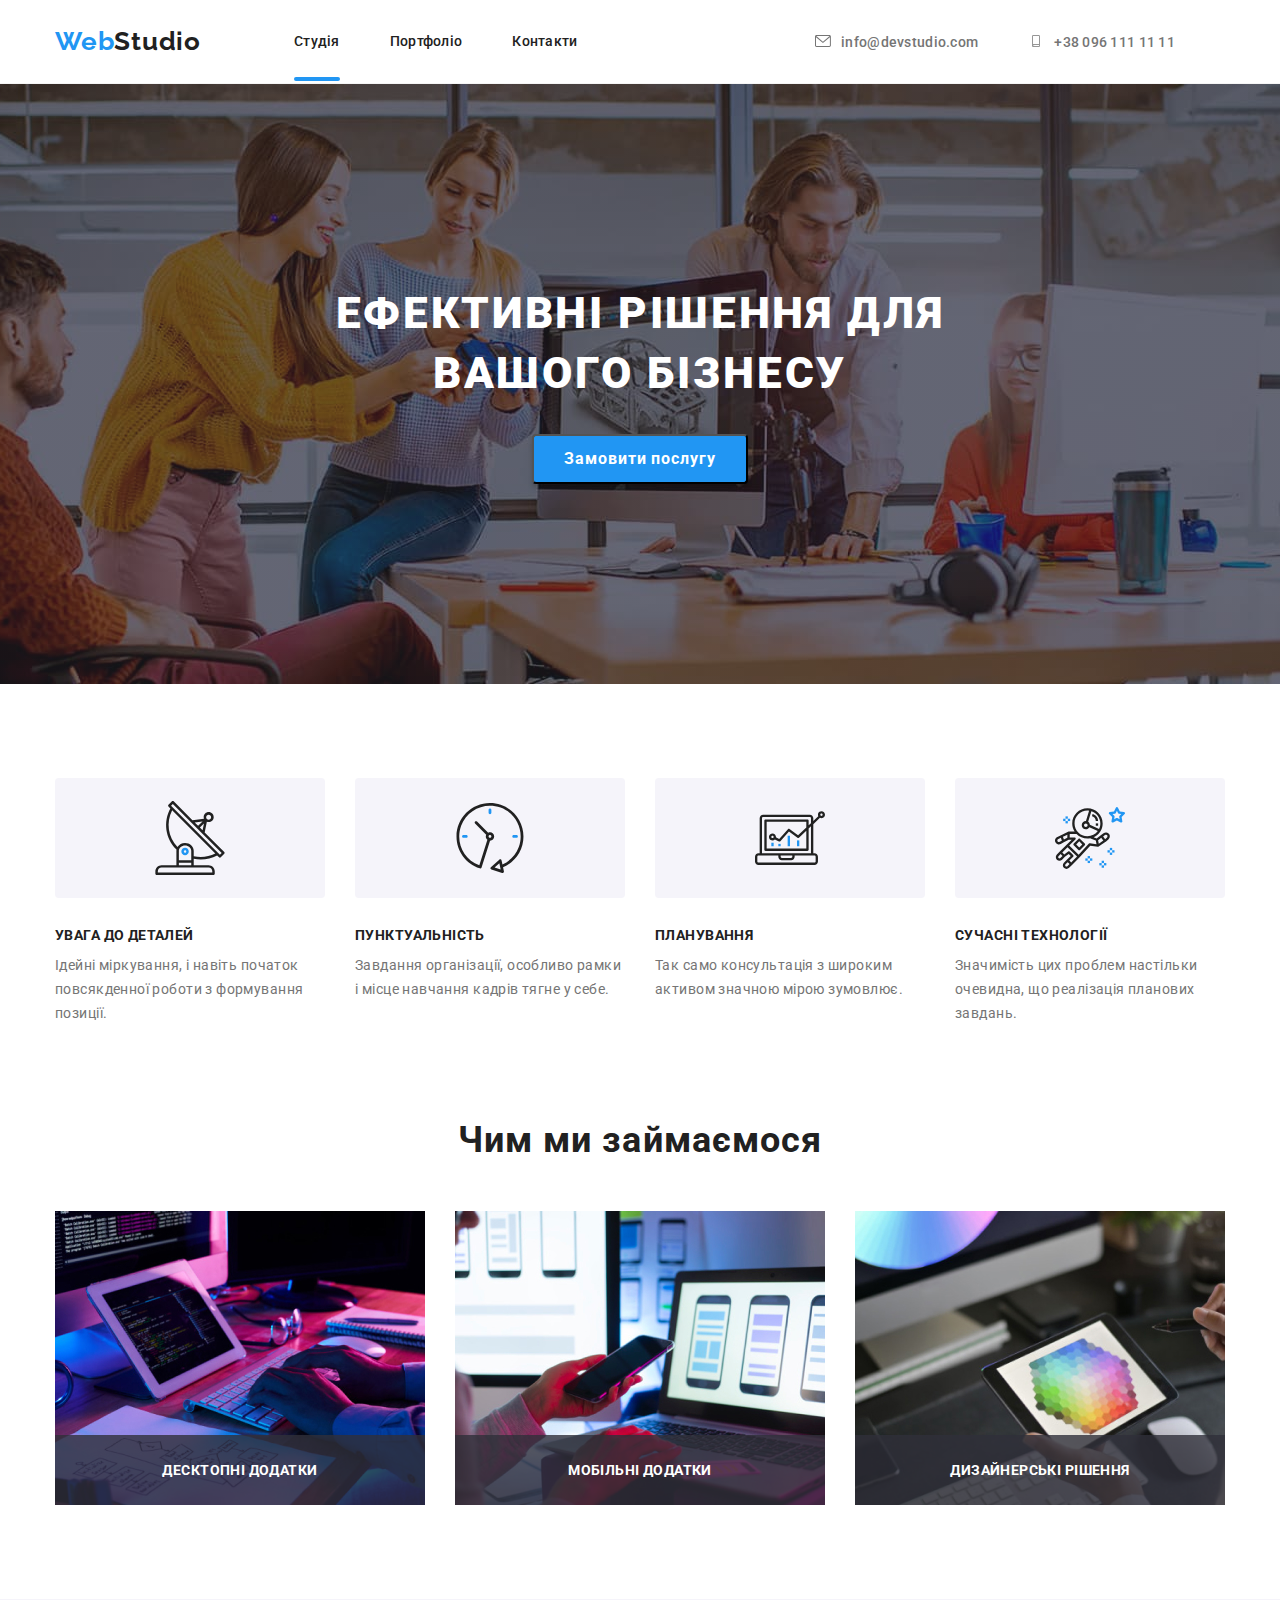
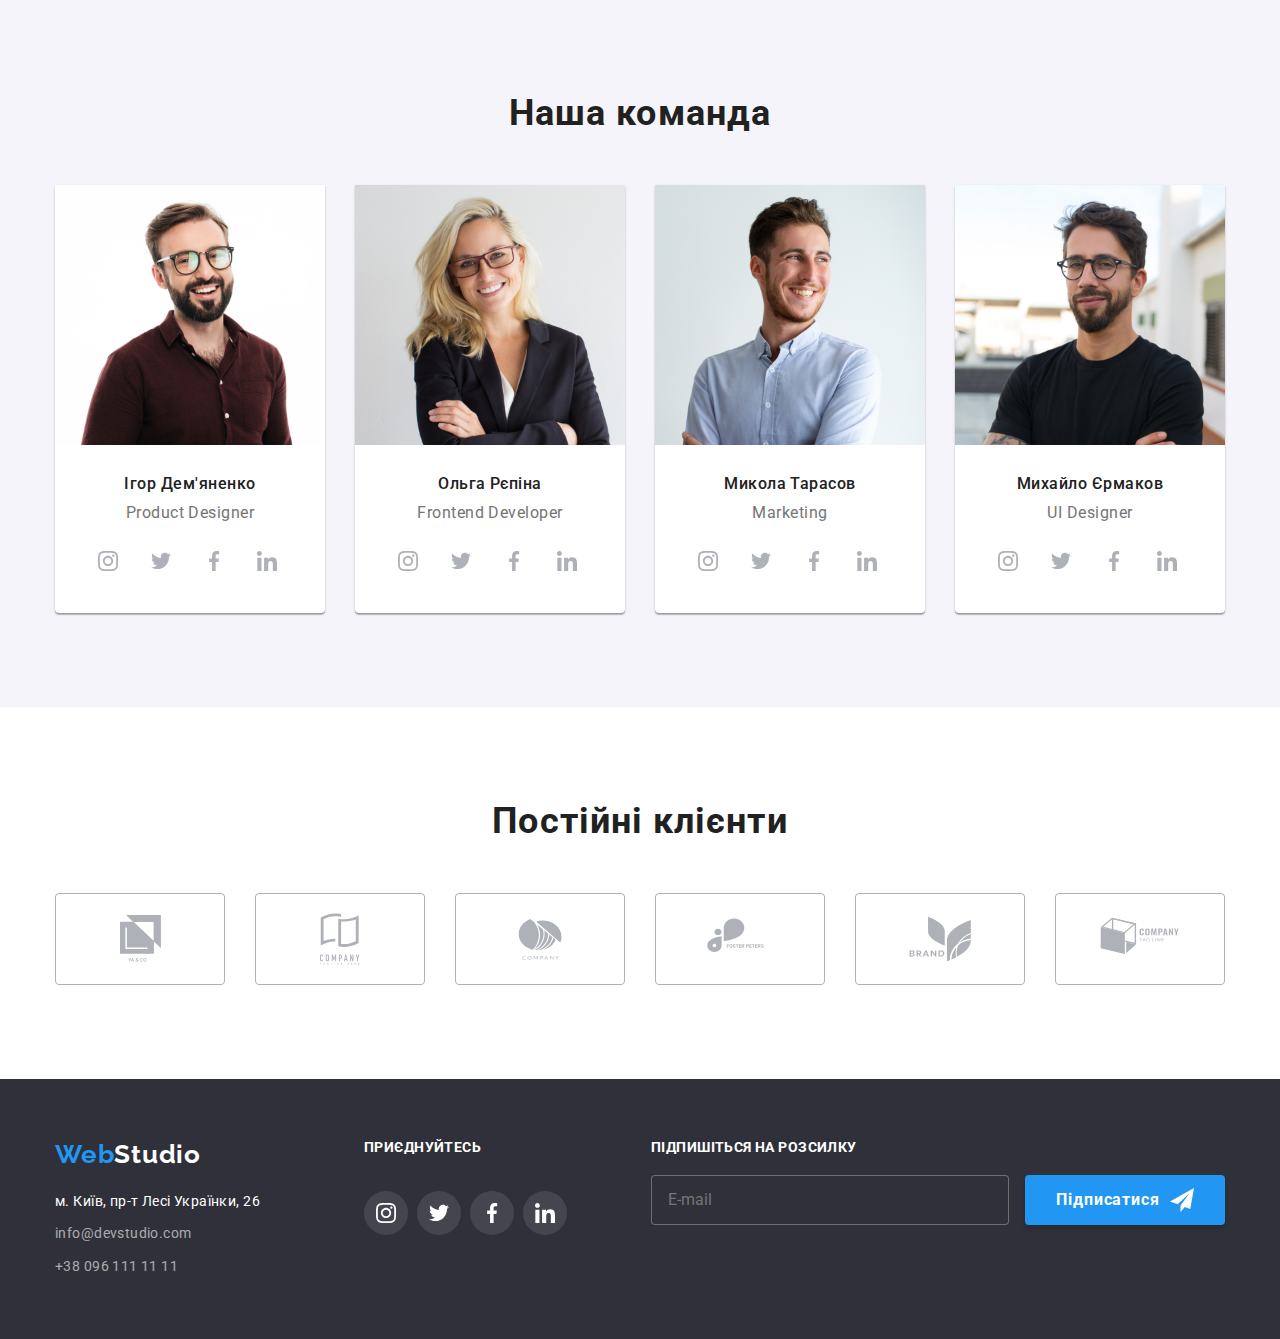
<file: index.html>
<!DOCTYPE html>
<html lang="uk">
<head>
    <meta charset="UTF-8">
    <meta http-equiv="X-UA-Compatible" content="IE=edge">
    <meta name="viewport" content="width=device-width, initial-scale=1.0">
    <title>Web Studio</title>
    <link rel="preconnect" href="https://fonts.googleapis.com">
    <link rel="preconnect" href="https://fonts.gstatic.com" crossorigin>
    <link href="https://fonts.googleapis.com/css2?family=Raleway:wght@700&family=Roboto:wght@400;500;700;900&display=swap"
        rel="stylesheet">
    <link rel="stylesheet" href="https://cdnjs.cloudflare.com/ajax/libs/modern-normalize/1.1.0/modern-normalize.min.css">
    <link rel="stylesheet" href="./css/main.min.css">
</head>
<body>
    <header>
        <div class="container">
            <nav>
                <a class="logo" href="./index.html"> <span class="logo-web">Web</span><span class="logo-studio">Studio</span></a>
                <ul class="">
                    <li> <a class="studio-header menu-link link-active" href="./index.html">Студія</a></li>
                    <li> <a class="portfolio-header menu-link" href="./portfolio.html">Портфоліо</a></li>
                    <li> <a class="contacts-header menu-link" href="#">Контакти</a></li>
                </ul>
            </nav>
            <ul class="email-tel-header">
                <li><a class="email-header" href="mailto:info@devstudio.com"><svg class="email-svg" width="16" height="12">
                    <use href="./images/symbol-defs.svg#icon-email"></use></svg>info@devstudio.com
                </a></li>
                <li><a class="tel-header" href="tel:+380961111111"><svg class="smartphone-svg" width="16" height="12">
                    <use href="./images/symbol-defs.svg#icon-smartphone"></use>
                </svg>+38 096 111 11 11</a></li>
            </ul>
        </div>
    </header>
    <main>
        <div class="bcg-hero">
            <section class="container hero">
                <h1 class="main-title">Ефективні рішення для вашого бізнесу</h1>
                <button class="main-btn" type="button" data-modal-open>Замовити послугу</button>
            </section>
        </div>
        <section class="section-feature">
            <div class="container">
                <h2 hidden>Наші переваги</h2>
                <ul class="section-display">
                    <li class="item item1">
                        <h3 class="feature">УВАГА ДО ДЕТАЛЕЙ</h3>
                        <p class="text-feature">Ідейні міркування, і навіть початок повсякденної роботи з формування позиції.</p>
                    </li>
                    <li class="item item2">
                        <h3 class="feature">ПУНКТУАЛЬНІСТЬ</h3>
                        <p class="text-feature">Завдання організації, особливо рамки і місце навчання кадрів тягне у себе.</p>
                    </li>
                    <li class="item item3">
                        <h3 class="feature">ПЛАНУВАННЯ</h3>
                        <p class="text-feature">Так само консультація з широким активом значною мірою зумовлює.</p>
                    </li>
                    <li class="item item4">
                        <h3 class="feature">СУЧАСНІ ТЕХНОЛОГІЇ</h3>
                        <p class="text-feature">Значимість цих проблем настільки очевидна, що реалізація планових завдань.</p>
                    </li>
                </ul>
            </div>
        </section>
        <section>
            <div class="container">
                <h2 class="title-box">Чим ми займаємося</h2>
                <ul class="section-display">
                    <li class="title-box-li"> 
                        <img src="./images/img1.jpg" alt="проектування" width="370">
                        <div class="title-box-div"><p class="title-box-text">Десктопні додатки</p></div>
                    </li>
                    <li class="title-box-li"> 
                        <img src="./images/img2.jpg" alt="розробка" width="370">
                        <div class="title-box-div"><p class="title-box-text">Мобільні додатки</p>
                        </div>
                    </li>
                    <li class="title-box-li"> 
                        <img src="./images/img3.jpg" alt="дизайн" width="370">
                        <div class="title-box-div"><p class="title-box-text">Дизайнерські рішення</p>
                        </div>
                    </li>
                </ul>
            </div>
        </section>
        <section class="team-container">
            <div class="container">
                <h2 class="title-team">Наша команда</h2>
                <ul class="section-display">
                    <li class="team-card-li">
                        <img src="./images/teamcard1.jpg" alt="Ігор Дем'яненко" width="270">
                        <div class="team-card-box">
                            <h3 class="team-card-name">Ігор Дем'яненко</h3>
                            <p class="team-card-job">Product Designer</p>
                            <ul class="social-links">
                                <li class="social-page">
                                    <a href="" class="page">
                                        <svg class="network" width="20" height="20"  >
                                            <use href="./images/symbol-defs.svg#icon-instagram"></use>
                                        </svg>
                                    </a>
                                </li>
                                <li class="social-page">
                                    <a href="" class="page">
                                        <svg class="network" width="20" height="20">
                                            <use href="./images/symbol-defs.svg#icon-twitter"></use>
                                        </svg>
                                    </a>
                                </li>
                                <li class="social-page">
                                    <a href="" class="page">
                                        <svg class="network" width="20" height="20">
                                            <use href="./images/symbol-defs.svg#icon-facebook"></use>
                                        </svg>
                                    </a>
                                </li>
                                <li class="social-page"><a href="" class="page">
                                    <svg class="network" width="20" height="20">
                                        <use href="./images/symbol-defs.svg#icon-linkedin"></use>
                                    </svg>
                                </a>
                            </li>
                            </ul>
                        </div>
                    </li>
                    <li class="team-card-li ">
                        <img src="./images/teamcard2.jpg" alt="Ольга Рєпіна" width="270">
                        <div class="team-card-box">
                            <h3 class="team-card-name">Ольга Рєпіна</h3>
                            <p class="team-card-job">Frontend Developer</p>
                            <ul class="social-links">
                                <li class="social-page">
                                    <a href="" class="page">
                                        <svg class="network" width="20" height="20">
                                            <use href="./images/symbol-defs.svg#icon-instagram"></use>
                                        </svg>
                                    </a>
                                </li>
                                <li class="social-page">
                                    <a href="" class="page">
                                        <svg class="network" width="20" height="20">
                                            <use href="./images/symbol-defs.svg#icon-twitter"></use>
                                        </svg>
                                    </a>
                                </li>
                                <li class="social-page">
                                    <a href="" class="page">
                                        <svg class="network" width="20" height="20">
                                            <use href="./images/symbol-defs.svg#icon-facebook"></use>
                                        </svg>
                                    </a>
                                </li>
                                <li class="social-page"><a href="" class="page">
                                        <svg class="network" width="20" height="20">
                                            <use href="./images/symbol-defs.svg#icon-linkedin"></use>
                                        </svg>
                                    </a>
                                </li>
                            </ul>
                        </div>
                    </li>
                    <li class="team-card-li ">
                        <img src="./images/teamcard3.jpg" alt="Микола Тарасов" width="270">
                        <div class="team-card-box">
                            <h3 class="team-card-name">Микола Тарасов</h3>
                            <p class="team-card-job">Marketing</p>
                            <ul class="social-links">
                                <li class="social-page">
                                    <a href="" class="page">
                                        <svg class="network" width="20" height="20">
                                            <use href="./images/symbol-defs.svg#icon-instagram"></use>
                                        </svg>
                                    </a>
                                </li>
                                <li class="social-page">
                                    <a href="" class="page">
                                        <svg class="network" width="20" height="20">
                                            <use href="./images/symbol-defs.svg#icon-twitter"></use>
                                        </svg>
                                    </a>
                                </li>
                                <li class="social-page">
                                    <a href="" class="page">
                                        <svg class="network" width="20" height="20">
                                            <use href="./images/symbol-defs.svg#icon-facebook"></use>
                                        </svg>
                                    </a>
                                </li>
                                <li class="social-page"><a href="" class="page">
                                        <svg class="network" width="20" height="20">
                                            <use href="./images/symbol-defs.svg#icon-linkedin"></use>
                                        </svg>
                                    </a>
                                </li>
                            </ul>
                        </div>
                    </li>
                    <li class="team-card-li ">
                        <img src="./images/teamcard4.jpg" alt="Михайло Єрмаков" width="270">
                        <div class="team-card-box">
                            <h3 class="team-card-name">Михайло Єрмаков</h3>
                            <p class="team-card-job">UI Designer</p>
                            <ul class="social-links">
                                <li class="social-page">
                                    <a href="" class="page">
                                        <svg class="network" width="20" height="20">
                                            <use href="./images/symbol-defs.svg#icon-instagram"></use>
                                        </svg>
                                    </a>
                                </li>
                                <li class="social-page">
                                    <a href="" class="page">
                                        <svg class="network" width="20" height="20">
                                            <use href="./images/symbol-defs.svg#icon-twitter"></use>
                                        </svg>
                                    </a>
                                </li>
                                <li class="social-page">
                                    <a href="" class="page">
                                        <svg class="network" width="20" height="20">
                                            <use href="./images/symbol-defs.svg#icon-facebook"></use>
                                        </svg>
                                    </a>
                                </li>
                                <li class="social-page"><a href="" class="page">
                                        <svg class="network" width="20" height="20">
                                            <use href="./images/symbol-defs.svg#icon-linkedin"></use>
                                        </svg>
                                    </a>
                                </li>
                            </ul>
                        </div>
                    </li>
                </ul>
            </div>
        </section>
        <section>
            <div class="container">
                <h2 class="clients-h2">Постійні клієнти</h2>
                <ul class="company-icon-ul">
                    <li class="company-icon">
                        <a class="company-icon-a" href="">
                            <svg class="company-icon-svg" width="41" height="47">
                                <use href="./images/symbol-defs.svg#icon-group1"></use>
                            </svg>
                        </a>
                    </li>
                    <li class="company-icon" > 
                        <a class="company-icon-a" href="">
                            <svg class="company-icon-svg" width="40" height="52">
                                <use href="./images/symbol-defs.svg#icon-group2"></use>
                            </svg>
                        </a>
                    </li>
                    <li class="company-icon" >
                        <a class="company-icon-a" href="">
                            <svg class="company-icon-svg" width="44" height="42">
                                <use href="./images/symbol-defs.svg#icon-group3"></use>
                            </svg>
                        </a>
                    </li>
                    <li class="company-icon">
                        <a class="company-icon-a" href="">
                            <svg class="company-icon-svg" width="85" height="41">
                                <use href="./images/symbol-defs.svg#icon-group4"></use>
                            </svg>
                        </a>
                    </li>
                    <li class="company-icon">
                        <a class="company-icon-a" href="">
                            <svg class="company-icon-svg" width="63" height="46">
                                <use href="./images/symbol-defs.svg#icon-group5"></use>
                            </svg>
                        </a>
                    </li>
                    <li class="company-icon">
                        <a class="company-icon-a" href="">
                            <svg class="company-icon-svg" width="94" height="44">
                                <use href="./images/symbol-defs.svg#icon-group6"></use>
                            </svg>
                        </a>
                    </li>
                </ul>
            </div>
        </section>
    </main>
    <footer>
        <div class="container footer-try">
        <div class="footer-div1">
            <a class="logo" href="./index.html"> <span class="logo-web">Web</span><span
                    class="logo-studio logo-footer">Studio</span></a>
            <address class="address">
                <ul class="footer-contact">
                    <li class="footer-li">
                        <a class="footer-address" href="https://goo.gl/maps/CPtrU1FHBa2aNyZL9" target="_blank"
                            rel="noopener noreferrer nofollow">м. Київ, пр-т Лесі Українки, 26</a>
                    </li>
                    <li class="footer-li">
                        <a class="footer-email" href="mailto:info@devstudio.com">info@devstudio.com</a>
                    </li>
                    <li>
                        <a class="footer-tel" href="tel:+380961111111">+38 096 111 11 11</a>
                    </li>
                </ul>
            </address>
        </div>
        <div class="footer-social-links">
            <h2 class="footer-h2">приєднуйтесь</h2>
            <ul class="social-links">
                <li class="social-page ">
                    <a href="" class="page footer-page">
                        <svg class="network footer-network" width="20" height="20">
                            <use href="./images/symbol-defs.svg#icon-instagram"></use>
                        </svg>
                    </a>
                </li>
                <li class="social-page ">
                    <a href="" class="page footer-page">
                        <svg class="network footer-network" width="20" height="20">
                            <use href="./images/symbol-defs.svg#icon-twitter"></use>
                        </svg>
                    </a>
                </li>
                <li class="social-page ">
                    <a href="" class="page footer-page">
                        <svg class="network footer-network" width="20" height="20">
                            <use href="./images/symbol-defs.svg#icon-facebook"></use>
                        </svg>
                    </a>
                </li>
                <li class="social-page ">
                    <a href="" class="page footer-page">
                        <svg class="network footer-network" width="20" height="20">
                            <use href="./images/symbol-defs.svg#icon-linkedin"></use>
                        </svg>
                    </a>
                </li>
            </ul>
        </div>
                <form class="footer-form">
                    <h3 class="footer-h3">Підпишіться на розсилку</h3>
                    <label for="email"></label>
                    <input class="footer-input" type="email" name="email" id="email" placeholder="E-mail">
                    <button class="footer-submit" type="submit">Підписатися <svg class="footer-icon" width="24" height="24">
                    <use href="./images/symbol-defs.svg#icon-icon-send" ></use></svg></button>
                </form>
        </div>
    </footer>
    <div data-modal class="backdrop is-hidden">
        <div class="modal">
            <form class="form">
                <div class="modal-container">
                <h2 class="modal-h2">Залиште свої дані, ми вам передзвонимо</h2>
                <div class="form-elements">
                    <label for="name">Ім'я</label>
                    <div class="icon-position">
                    <input type="text" name="name" id="name">
                    <svg class="icon" width="18" height="18">
                        <use href="./images/symbol-defs.svg#icon-person-black"  ></use>
                    </svg>
                    </div>
                </div>

                <div class="form-elements">
                    <label for="tel">Телефон</label>
                    <div class="icon-position">
                    <input type="tel" name="tel" id="tel">
                    <svg class="icon" width="18" height="18">
                        <use href="./images/symbol-defs.svg#icon-phone-black"></use>
                    </svg>
                    </div>
                </div>

                <div class="form-elements">
                    <label for="email">Пошта</label>
                    <div class="icon-position">
                    <input type="email" name="email" id="email">
                    <svg class="icon" width="18" height="18">
                        <use href="./images/symbol-defs.svg#icon-email-black"></use>
                    </svg>
                    </div>
                </div>

                <div class="form-elements">
                <label for="coment">Коментар</label>
                <textarea class="coment" name="coment" id="coment" cols="30" rows="10" placeholder="Введіть текст"></textarea>
                </div>

                <div class="checkbox-div">
                    <label class="checkbox-lable">
                        <input class="checkbox" type="checkbox" name="checkbox" value="checkbox">
                        <span class="icon-checkbox"></span>
                        Погоджуюся з розсилкою та приймаю
                        <a class="checkbox-a" href="#">Умови договору</a>
                    </label>
                </div>

                <button class="btn-submit" type="submit">Відправити</button>
            </div>
            </form>
            <button data-modal-close class="modal-button" type="button">
                <svg class="modal-button-svg" width="18" height="18"><use href="./images/symbol-defs.svg#icon-close-black"></use></svg> </button>
        </div>
    </div>
    <script src="./js/modal.js" ></script>
</body>
</html>
</file>
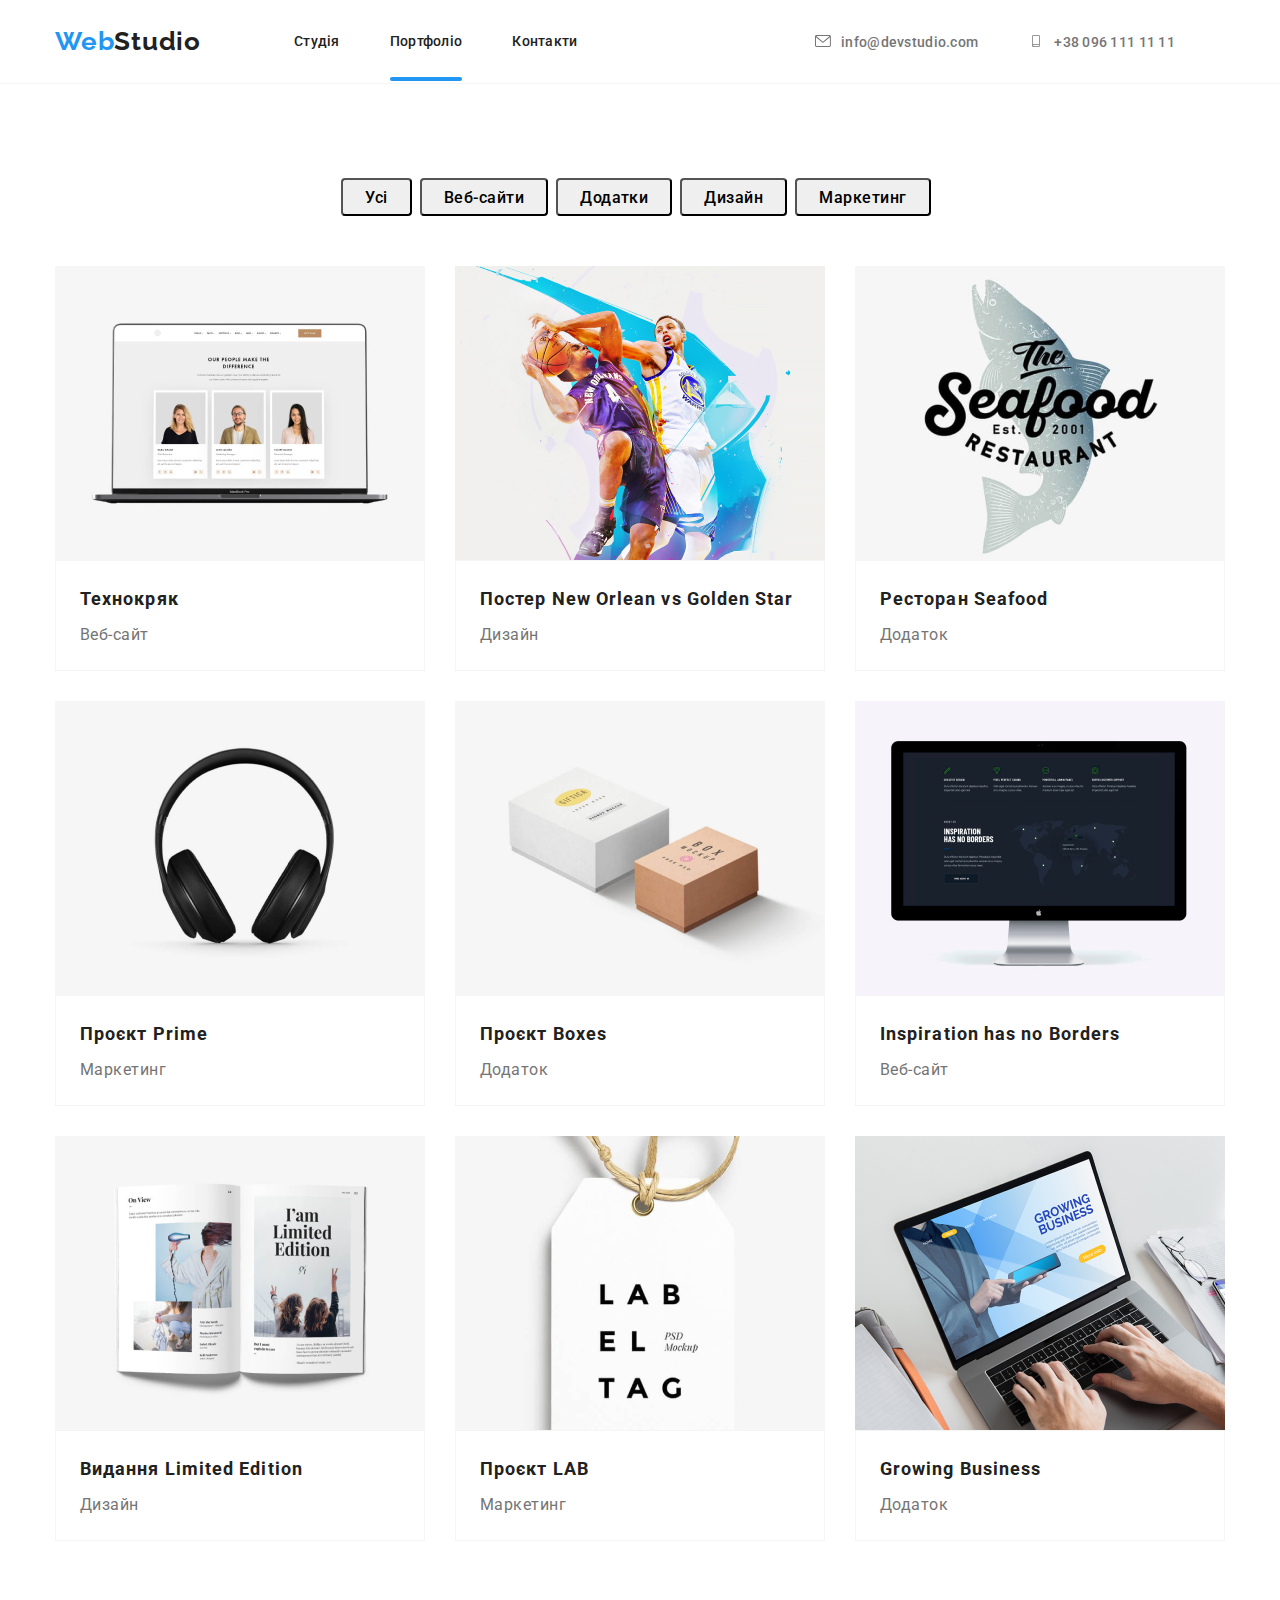
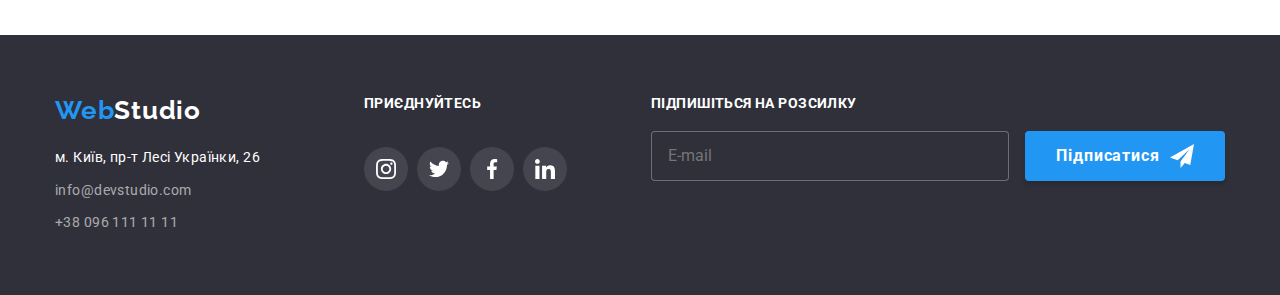
<file: portfolio.html>
<!DOCTYPE html>
<html lang="en">
<head>
    <meta charset="UTF-8">
    <meta http-equiv="X-UA-Compatible" content="IE=edge">
    <meta name="viewport" content="width=device-width, initial-scale=1.0">
    <title>Web Studio</title>
    <link rel="preconnect" href="https://fonts.googleapis.com">
    <link rel="preconnect" href="https://fonts.gstatic.com" crossorigin>
    <link href="https://fonts.googleapis.com/css2?family=Raleway:wght@700&family=Roboto:wght@400;500;700;900&display=swap"
        rel="stylesheet">
    <link rel="stylesheet" href="https://cdnjs.cloudflare.com/ajax/libs/modern-normalize/1.1.0/modern-normalize.min.css">
    <link rel="stylesheet" href="./css/main.min.css">
</head>
<body>
    <header>
        <div class="container">
            <nav>
                <a class="logo" href="./index.html"> <span class="logo-web">Web</span><span
                        class="logo-studio">Studio</span></a>
                <ul class="">
                    <li> <a class="studio-header menu-link" href="./index.html">Студія</a></li>
                    <li> <a class="portfolio-header menu-link link-active" href="./portfolio.html">Портфоліо</a></li>
                    <li> <a class="contacts-header menu-link" href="#">Контакти</a></li>
                </ul>
            </nav>
            <ul class="email-tel-header">
                <li><a class="email-header" href="mailto:info@devstudio.com"><svg class="email-svg" width="16" height="12">
                            <use href="./images/symbol-defs.svg#icon-email"></use>
                        </svg>info@devstudio.com
                    </a></li>
                <li><a class="tel-header" href="tel:+380961111111"><svg class="smartphone-svg" width="16" height="12">
                            <use href="./images/symbol-defs.svg#icon-smartphone"></use>
                        </svg>+38 096 111 11 11</a></li>
            </ul>
        </div>
    </header>
    <main>
        <section class="section-portfolio">
            <div class="container">
                <h1 hidden>Project</h1>
                    <ul class="button-filters-ul ">
                        <li><button class="button-filters" type="button">Усі</button></li>
                        <li><button class="button-filters" type="button">Веб-сайти</button></li>
                        <li><button class="button-filters" type="button">Додатки</button></li>
                        <li><button class="button-filters" type="button">Дизайн</button></li>
                        <li><button class="button-filters" type="button">Маркетинг</button></li>
                    </ul>
            </div>
            <div class="container">
                <ul class="site">
                    <li class="items">
                        <div class="product">
                        <img src="./images/project1.jpg" alt="Технокряк" width="370">
                        <div class="product-tumb">
                            <div class="product-text">
                                <p>Ресурс пропонує комплексні пропозиції з різним рівнем функціоналу 
                                та сервісів. Все це дозволить відвідувачу отримати
                                вичерпні відомості про компанію чи приватну особу.</p>
                            </div>
                        </div>
                        </div>
                        <div class="portfolio-project-box">
                            <h2 class="portfolio-project-title">Технокряк</h2>
                            <p class="portfolio-project-text">Веб-сайт</p>
                        </div>
                    </li>
                    <li class="items">
                        <div class="product">
                            <img class="img-portfolio" src="./images/project2.jpg" alt="Постер New Orlean vs Golden Star" width="370">
                            <div class="product-tumb">
                                <div class="product-text">
                                    <p>Ресурс пропонує комплексні пропозиції з різним рівнем функціоналу
                                        та сервісів. Все це дозволить відвідувачу отримати
                                        вичерпні відомості про компанію чи приватну особу.</p>
                                </div>
                            </div>
                        </div>
                        <div class="portfolio-project-box">
                            <h2 class="portfolio-project-title">Постер New Orlean vs Golden Star</h2>
                            <p class="portfolio-project-text">Дизайн</p>
                        </div>
                    </li>
                    <li class="items">
                        <div class="product">
                            <img class="img-portfolio" src="./images/project3.jpg" alt="Ресторан Seafood" width="370">
                            <div class="product-tumb">
                                <div class="product-text">
                                    <p>Ресурс пропонує комплексні пропозиції з різним рівнем функціоналу
                                        та сервісів. Все це дозволить відвідувачу отримати
                                        вичерпні відомості про компанію чи приватну особу.</p>
                                </div>
                            </div>
                        </div>
                        <div class="portfolio-project-box">
                            <h2 class="portfolio-project-title">Ресторан Seafood</h2>
                            <p class="portfolio-project-text">Додаток</p>
                        </div>
                    </li>
                    <li class="items">
                        <div class="product">
                            <img class="img-portfolio" src="./images/project4.jpg" alt="Проєкт Prime" width="370">
                            <div class="product-tumb">
                                <div class="product-text">
                                    <p>Ресурс пропонує комплексні пропозиції з різним рівнем функціоналу
                                        та сервісів. Все це дозволить відвідувачу отримати
                                        вичерпні відомості про компанію чи приватну особу.</p>
                                </div>
                            </div>
                        </div>
                        <div class="portfolio-project-box">
                            <h2 class="portfolio-project-title">Проєкт Prime</h2>
                            <p class="portfolio-project-text">Маркетинг</p>
                        </div>
                    </li>
                    <li class="items">
                        <div class="product">
                            <img class="img-portfolio" src="./images/project5.jpg" alt="Проєкт Boxes" width="370">
                            <div class="product-tumb">
                                <div class="product-text">
                                    <p>Ресурс пропонує комплексні пропозиції з різним рівнем функціоналу
                                        та сервісів. Все це дозволить відвідувачу отримати
                                        вичерпні відомості про компанію чи приватну особу.</p>
                                </div>
                            </div>
                        </div>
                        <div class="portfolio-project-box">
                            <h2 class="portfolio-project-title">Проєкт Boxes</h2>
                            <p class="portfolio-project-text">Додаток</p>
                        </div>
                    </li>
                    <li class="items">
                        <div class="product">
                            <img class="img-portfolio" src="./images/project6.jpg" alt="Inspiration has no Borders" width="370">
                            <div class="product-tumb">
                                <div class="product-text">
                                    <p>Ресурс пропонує комплексні пропозиції з різним рівнем функціоналу
                                        та сервісів. Все це дозволить відвідувачу отримати
                                        вичерпні відомості про компанію чи приватну особу.</p>
                                </div>
                            </div>
                        </div>
                        <div class="portfolio-project-box">
                            <h2 class="portfolio-project-title">Inspiration has no Borders</h2>
                            <p class="portfolio-project-text">Веб-сайт</p>
                        </div>
                    </li>
                    <li class="items items-last">
                        <div class="product">
                            <img class="img-portfolio" src="./images/project7.jpg" alt="Видання Limited Edition" width="370">
                            <div class="product-tumb">
                                <div class="product-text">
                                    <p>Ресурс пропонує комплексні пропозиції з різним рівнем функціоналу
                                        та сервісів. Все це дозволить відвідувачу отримати
                                        вичерпні відомості про компанію чи приватну особу.</p>
                                </div>
                            </div>
                        </div>
                        <div class="portfolio-project-box">
                            <h2 class="portfolio-project-title">Видання Limited Edition</h2>
                            <p class="portfolio-project-text">Дизайн</p>
                        </div>
                    </li>
                    <li class="items items-last">
                        <div class="product">
                            <img class="img-portfolio" src="./images/project8.jpg" alt="Проєкт LAB" width="370">
                            <div class="product-tumb">
                                <div class="product-text">
                                    <p>Ресурс пропонує комплексні пропозиції з різним рівнем функціоналу
                                        та сервісів. Все це дозволить відвідувачу отримати
                                        вичерпні відомості про компанію чи приватну особу.</p>
                                </div>
                            </div>
                        </div>
                        <div class="portfolio-project-box">
                            <h2 class="portfolio-project-title">Проєкт LAB</h2>
                            <p class="portfolio-project-text">Маркетинг</p>
                        </div>
                    </li>
                    <li class="items items-last">
                        <div class="product">
                            <img class="img-portfolio" src="./images/project9.jpg" alt="Growing Business" width="370">
                            <div class="product-tumb">
                                <div class="product-text">
                                    <p>Ресурс пропонує комплексні пропозиції з різним рівнем функціоналу
                                        та сервісів. Все це дозволить відвідувачу отримати
                                        вичерпні відомості про компанію чи приватну особу.</p>
                                </div>
                            </div>
                        </div>
                        <div class="portfolio-project-box">
                            <h2 class="portfolio-project-title">Growing Business</h2>
                            <p class="portfolio-project-text">Додаток</p>
                        </div>
                    </li>
                </ul>
            </div>
        </section>
    </main>
    <footer>
        <div class="container footer-try">
            <div class="footer-div1">
                <a class="logo" href="./index.html"> <span class="logo-web">Web</span><span
                        class="logo-studio logo-footer">Studio</span></a>
                <address class="address">
                    <ul class="footer-contact">
                        <li class="footer-li">
                            <a class="footer-address" href="https://goo.gl/maps/CPtrU1FHBa2aNyZL9" target="_blank"
                                rel="noopener noreferrer nofollow">м. Київ, пр-т Лесі Українки, 26</a>
                        </li>
                        <li class="footer-li">
                            <a class="footer-email" href="mailto:info@devstudio.com">info@devstudio.com</a>
                        </li>
                        <li>
                            <a class="footer-tel" href="tel:+380961111111">+38 096 111 11 11</a>
                        </li>
                    </ul>
                </address>
            </div>
            <div class="footer-social-links">
                <h2 class="footer-h2">приєднуйтесь</h2>
                <ul class="social-links">
                    <li class="social-page ">
                        <a href="" class="page footer-page">
                            <svg class="network footer-network" width="20" height="20">
                                <use href="./images/symbol-defs.svg#icon-instagram"></use>
                            </svg>
                        </a>
                    </li>
                    <li class="social-page ">
                        <a href="" class="page footer-page">
                            <svg class="network footer-network" width="20" height="20">
                                <use href="./images/symbol-defs.svg#icon-twitter"></use>
                            </svg>
                        </a>
                    </li>
                    <li class="social-page ">
                        <a href="" class="page footer-page">
                            <svg class="network footer-network" width="20" height="20">
                                <use href="./images/symbol-defs.svg#icon-facebook"></use>
                            </svg>
                        </a>
                    </li>
                    <li class="social-page ">
                        <a href="" class="page footer-page">
                            <svg class="network footer-network" width="20" height="20">
                                <use href="./images/symbol-defs.svg#icon-linkedin"></use>
                            </svg>
                        </a>
                    </li>
                </ul>
            </div>
            <form class="footer-form">
                <h3 class="footer-h3">Підпишіться на розсилку</h3>
                <label for="email"></label>
                <input class="footer-input" type="email" name="email" id="email" placeholder="E-mail">
                <button class="footer-submit" type="submit">Підписатися <svg class="footer-icon" width="24" height="24">
                        <use href="./images/symbol-defs.svg#icon-icon-send"></use>
                    </svg></button>
            </form>
        </div>
    </footer>
</body>
</html>
</file>
<file: css/main.min.css>
:root{--accent-color: #2196F3;--primary-text-color-: #212121;--text-color: #757575;--background-color: #F5F5F5;--background-footer: #2F303A;--button-color: #FFFFFF;--white-color: #FFFFFF;--background-btn-filters: #F5F4FA;--background-color-item: #F5F4FA}header{border-bottom:solid 1px var(--background-color)}header ul{display:flex}header li:not(last-child){margin-right:50px}header li{display:block}nav{display:flex;align-items:center}.email-tel-header{margin-left:auto;padding-top:33px;padding-bottom:32px}header div{display:flex;align-items:center}.logo{margin-right:93px;padding-top:24px;padding-bottom:24px;font-family:"Raleway",sans-serif;font-weight:700;font-size:26px;line-height:1.19;letter-spacing:.03em}.logo-web{color:var(--accent-color)}.logo-studio{color:var(--primary-text-color-)}.studio-header{padding-top:33px;padding-bottom:32px;font-weight:500;font-size:14px;line-height:1.14;letter-spacing:.02em;color:var(--primary-text-color-);transition:color 250ms cubic-bezier(0.4, 0, 0.2, 1)}.portfolio-header{padding-top:33px;padding-bottom:32px;font-weight:500;font-size:14px;line-height:1.14;letter-spacing:.02em;color:var(--primary-text-color-);transition:color 250ms cubic-bezier(0.4, 0, 0.2, 1)}.contacts-header{padding-top:33px;padding-bottom:32px;font-weight:500;font-size:14px;line-height:1.14;letter-spacing:.02em;color:var(--primary-text-color-);transition:color 250ms cubic-bezier(0.4, 0, 0.2, 1)}.email-header{padding-top:33px;padding-bottom:32px;font-weight:500;font-size:14px;line-height:1.14;letter-spacing:.02em;color:var(--text-color);transition:color 250ms cubic-bezier(0.4, 0, 0.2, 1)}.email-svg{fill:currentColor;margin-right:10px}.email-svg:hover{fill:currentColor}.email-svg:focus{fill:currentColor}.smartphone-svg{fill:currentColor;margin-right:10px}.smartphone-svg:hover{fill:currentColor}.smartphone-svg:focus{fill:currentColor}.tel-header{padding-top:33px;padding-bottom:32px;font-weight:500;font-size:14px;line-height:1.14;letter-spacing:.02em;color:var(--text-color);transition:color 250ms cubic-bezier(0.4, 0, 0.2, 1)}.menu-link{position:relative}.menu-link::after{content:"";display:block;width:100%;height:4px;background-color:var(--accent-color);border-radius:2px;position:absolute;bottom:0;opacity:0;transition:opacity 250ms cubic-bezier(0.4, 0, 0.2, 1)}.menu-link:hover::after{opacity:1}.link-active::after{content:"";display:block;width:100%;height:4px;background-color:var(--accent-color);border-radius:2px;position:absolute;bottom:0;opacity:1}.bcg-hero{max-width:1600px;height:600px;margin-left:auto;margin-right:auto;background-image:linear-gradient(to right, rgba(47, 48, 58, 0.4), rgba(47, 48, 58, 0.4)),url(../images/Img-bcg.jpg);background-size:cover;background-position:center;background-repeat:no-repeat}.hero{text-align:center;padding-top:200px;padding-bottom:200px}.main-title{width:697px;text-align:center;margin:auto;font-weight:900;font-size:44px;line-height:1.36;letter-spacing:.06em;text-transform:uppercase;color:var(--white-color)}.main-btn{display:inline-block;border-radius:4px;min-width:216px;height:50px;margin-top:30px;font-family:"Roboto";font-weight:700;font-size:16px;line-height:1.8;letter-spacing:.06em;background-color:var(--accent-color);color:var(--button-color);box-shadow:0px 4px 4px rgba(0,0,0,.15);transition:background-color 250ms cubic-bezier(0.4, 0, 0.2, 1)}.section-feature{padding-bottom:0}.section-display{display:flex;justify-content:space-between}.item{width:270px}.item1::before{display:block;content:"";height:120px;background-image:url(../svg/Group1.svg);background-size:70px;background-repeat:no-repeat;background-position:center;background-color:var(--background-color-item);margin-bottom:30px;border-radius:4px}.item2::before{display:block;content:"";height:120px;background-image:url(../svg/clock1.svg);background-size:70px;background-repeat:no-repeat;background-position:center;background-color:var(--background-color-item);margin-bottom:30px;border-radius:4px}.item3::before{display:block;content:"";height:120px;background-image:url(../svg/diagram1.svg);background-size:70px;background-repeat:no-repeat;background-position:center;background-color:var(--background-color-item);margin-bottom:30px;border-radius:4px}.item4::before{display:block;content:"";height:120px;background-image:url(../svg/astronaut1.svg);background-size:70px;background-repeat:no-repeat;background-position:center;background-color:var(--background-color-item);margin-bottom:30px;border-radius:4px}.feature{margin-bottom:10px;font-weight:700;font-size:14px;line-height:1.14;letter-spacing:.03em;text-transform:uppercase}.text-feature{font-weight:400;font-size:14px;line-height:1.7;letter-spacing:.03em;color:var(--text-color)}.title-box{margin-bottom:50px;text-align:center;font-weight:700;font-size:36px;line-height:1.16;letter-spacing:.03em}.title-box-li{position:relative}.title-box-div{position:absolute;bottom:0;left:0;width:370px;height:70px;background-color:rgba(47,48,58,.8)}.title-box-text{font-family:"Roboto";font-weight:700;font-size:14px;line-height:16px;text-align:center;letter-spacing:.03em;text-transform:uppercase;color:#fff;padding-top:27px}.title-team{margin-bottom:50px;text-align:center;font-weight:700;font-size:36px;line-height:1.16;letter-spacing:.03em}.team-container{background-color:#f5f4fa}.team-card-box{text-align:center;padding-top:30px;padding-bottom:30px}.team-card-li{box-shadow:0px 1px 3px rgba(0,0,0,.12),0px 1px 1px rgba(0,0,0,.14),0px 2px 1px rgba(0,0,0,.2);border-radius:0px 0px 4px 4px;background-color:var(--white-color)}.team-card-name{margin-bottom:10px;font-weight:500;font-size:16px;line-height:1.18;letter-spacing:.03em}.team-card-job{font-weight:400;font-size:16px;line-height:1.18;letter-spacing:.03em;color:var(--text-color)}.team-container{background-color:#f5f4fa}.social-lincs{padding-left:12px;padding-right:12px;margin:0}.social-page{display:inline-flex;flex-direction:row;margin-top:16px}.social-page:not(last-child){margin-right:5px}.page{display:flex;justify-content:center;align-items:center;border-radius:50%;width:44px;height:44px;fill:#afb1b8;transition:background-color 250ms cubic-bezier(0.4, 0, 0.2, 1)}.page:hover{background-color:var(--accent-color);fill:var(--white-color);border-radius:50%;transition:background-color 250ms cubic-bezier(0.4, 0, 0.2, 1)}.page:focus{background-color:var(--accent-color);fill:var(--white-color);border-radius:50%}.clients-h2{padding-bottom:50px;font-family:"Roboto";font-weight:700;font-size:36px;line-height:1.16;text-align:center;letter-spacing:.03em;color:var(--primary-text-color-)}.company-icon-ul{display:inline-flex;flex-direction:row;justify-content:center}.company-icon:not(last-child){margin-right:30px}.company-icon-a{display:inline-flex;flex-direction:row;justify-content:center;align-items:center;width:170px;height:92px;border:1px solid #afb1b8;border-radius:4px;fill:#afb1b8;color:#afb1b8;transition:fill 250ms cubic-bezier(0.4, 0, 0.2, 1)}.company-icon-a:hover{fill:var(--accent-color);border:1px solid var(--accent-color);transition:fill 250ms cubic-bezier(0.4, 0, 0.2, 1)}.company-icon-a:focus{fill:var(--accent-color);border:1px solid var(--accent-color)}.company-icon-svg{fill:currentColor}.company-icon-svg:hover{fill:currentColor}.company-icon-svg:focus{fill:currentColor}.button-filters-ul{display:flex;justify-content:center;margin-bottom:50px}.button-filters{text-align:center;font-family:"Roboto",sans-serif;padding-left:22px;padding-right:22px;height:38px;font-weight:500;font-size:16px;line-height:1.6;letter-spacing:.03em;border-radius:4px;transition:background-color 250ms cubic-bezier(0.4, 0, 0.2, 1)}.button-filters:hover{box-shadow:0px 1px 3px rgba(0,0,0,.12),0px 1px 1px rgba(0,0,0,.14),0px 2px 1px rgba(0,0,0,.2)}.button-filters:focus{box-shadow:0px 1px 3px rgba(0,0,0,.12),0px 1px 1px rgba(0,0,0,.14),0px 2px 1px rgba(0,0,0,.2)}.button-filters:not(last-child){margin-right:8px}.items:hover{box-shadow:0px 1px 1px rgba(0,0,0,.12),0px 4px 4px rgba(0,0,0,.06),1px 4px 6px rgba(0,0,0,.16);transition:box-shadow 250ms cubic-bezier(0.4, 0, 0.2, 1)}.section-portfolio{padding-top:94px}.site{display:flex;flex-wrap:wrap}.site .items{width:370px;margin-right:30px;margin-bottom:30px}.site .items:nth-child(3n){margin-right:0}.site .items-last{margin-bottom:0}.portfolio-project-title{margin-bottom:4px;font-weight:700;font-size:18px;line-height:2;letter-spacing:.06em}.portfolio-project-text{font-weight:400;font-size:16px;line-height:1.8;letter-spacing:.03em;color:var(--text-color)}.portfolio-project-box{padding:20px 24px;border:solid 1px var(--background-color)}.product{position:relative;overflow:hidden}.product-tumb{position:absolute;top:0;left:0;width:100%;height:100%;background-color:rgba(33,150,243,.9);transform:translateY(100%);transition:transform 250ms cubic-bezier(0.4, 0, 0.2, 1)}.items:hover .product-tumb{transform:translateY(0)}.product-text{font-family:"Roboto";font-weight:400;font-size:18px;line-height:28px;letter-spacing:.03em;padding:63px 24px;color:#fff}.backdrop{position:fixed;top:0;left:0;width:100%;height:100%;background-color:rgba(0,0,0,.2);opacity:1;transition:opacity 250ms cubic-bezier(0.4, 0, 0.2, 1)}.modal{min-width:528px;min-height:581px;position:absolute;top:50%;left:50%;transform:translate(-50%, -50%);background-color:#fff;box-shadow:0px 1px 3px rgba(0,0,0,.12),0px 1px 1px rgba(0,0,0,.14),0px 2px 1px rgba(0,0,0,.2);border-radius:4px;transform:translate(-50%, -50% scale(1));transition:transform 250ms cubic-bezier(0.4, 0, 0.2, 1)}.modal-container{padding:40px}.modal-button{position:absolute;top:8px;right:8px;display:inline-block;border:1px solid rgba(0,0,0,.1);border-radius:50%;cursor:pointer;width:30px;height:30px;background-color:#fff;color:#000;transition:fill 250ms cubic-bezier(0.4, 0, 0.2, 1)}.modal-button:hover{background-color:var(--button-color);fill:var(--accent-color)}.modal-button-svg{position:absolute;top:6px;right:6px}.is-hidden{opacity:0;pointer-events:none}.modal-h2{margin-bottom:12px;font-family:"Roboto";font-style:normal;font-weight:700;font-size:20px;line-height:23px;text-align:center;letter-spacing:.03em;color:#212121}.form-elements{display:flex;flex-direction:column;justify-content:center;margin-bottom:10px;position:relative;width:448px}.form-elements label{margin-bottom:4px;font-family:"Roboto";font-style:normal;font-weight:400;font-size:12px;line-height:14px;letter-spacing:.01em;color:#757575}.form-elements input{border:1px solid rgba(33,33,33,.2);border-radius:4px;width:448px;height:40px;padding-left:42px}.form-elements input:focus{border-color:var(--accent-color)}.coment{resize:none;width:448px;height:120px;border:1px solid rgba(33,33,33,.2);border-radius:4px;padding:12px 16px;font-family:"Roboto";font-style:normal;font-weight:400;font-size:12px;line-height:14px;letter-spacing:.01em;color:rgba(117,117,117,.5)}.icon-position{position:relative}.icon{position:absolute;left:12px;top:50%;transform:translateY(-50%)}.icon-position:focus-within>.icon{fill:var(--accent-color);border-color:var(--accent-color);border:var(--accent-color)}.checkbox-lable{display:flex;align-items:center;margin-top:20px;font-family:"Roboto";font-style:normal;font-weight:400;font-size:14px;line-height:24px;letter-spacing:.03em;color:#757575}.checkbox{position:absolute;width:1px;height:1px;margin:-1px;border:0;padding:0;white-space:nowrap;-webkit-clip-path:inset(100%);clip-path:inset(100%);clip:rect(0 0 0 0);overflow:hidden}.icon-checkbox{display:inline-block;width:16px;height:15px;border:2px solid #212121;border-radius:2px;margin-right:7px}.checkbox:checked+.icon-checkbox{border-color:var(--accent-color);background-color:var(--accent-color);background-image:url(../svg/icon-check.svg);background-size:contain;background-origin:border-box}.checkbox-a{margin-left:3px;font-family:"Roboto";font-style:normal;font-weight:400;font-size:14px;line-height:24px;letter-spacing:.03em;-webkit-text-decoration-line:underline;text-decoration-line:underline;color:#2196f3}.checkbox-div{margin-top:20px;margin-left:20px}.btn-submit{margin:30px 125px 0 125px;display:inline-block;width:200px;height:50px;background-color:var(--accent-color);box-shadow:0px 4px 4px rgba(0,0,0,.15);border-radius:4px;border:0;cursor:pointer;font-family:"Roboto";font-style:normal;font-weight:700;font-size:16px;line-height:30px;text-align:center;letter-spacing:.06em;color:var(--white-color);transition:opacity 250ms cubic-bezier(0.4, 0, 0.2, 1)}.btn-submit:hover{background-color:#188ce8}footer{background:var(--background-footer)}.logo-footer{color:var(--white-color)}.footer-address{font-weight:400;font-size:14px;line-height:1.7;letter-spacing:.03em;color:var(--white-color);transition:color 250ms cubic-bezier(0.4, 0, 0.2, 1)}.footer-email{font-weight:400;font-size:14px;line-height:1.7;letter-spacing:.03em;color:rgba(255,255,255,.6);transition:color 250ms cubic-bezier(0.4, 0, 0.2, 1)}.footer-tel{font-weight:400;font-size:14px;line-height:1.7;letter-spacing:.03em;color:rgba(255,255,255,.6);transition:color 250ms cubic-bezier(0.4, 0, 0.2, 1)}footer{padding-top:60px;padding-bottom:60px}.footer-div1{margin-right:70px}.footer-try{display:flex}.footer-contact{padding-top:20px}.footer-li{margin-bottom:9px}.footer-h2{margin-bottom:20px;color:var(--white-color);font-family:"Roboto";font-weight:700;font-size:14px;line-height:16px;letter-spacing:.03em;text-transform:uppercase}.footer-page{fill:var(--white-color);background-color:rgba(255,255,255,.1);border-radius:50%}.footer-form{margin-left:auto}.footer-h3{margin-bottom:20px;font-family:"Roboto";font-style:normal;font-weight:700;font-size:14px;line-height:16px;letter-spacing:.03em;text-transform:uppercase;color:#fff}.footer-input{width:358px;height:50px;border:1px solid rgba(255,255,255,.3);border-radius:4px;background-color:var(--background-footer);padding:15px 16px;color:var(--white-color)}.footer-input:focus{border-color:var(--accent-color)}.footer-submit{display:inline-flex;justify-content:center;align-items:center;width:200px;height:50px;margin-left:12px;background-color:var(--accent-color);box-shadow:0px 4px 4px rgba(0,0,0,.15);border-radius:4px;border:0;font-family:"Roboto";font-weight:700;font-size:16px;line-height:30px;text-align:center;letter-spacing:.06em;color:var(--white-color)}.footer-icon{margin-left:10px}html{box-sizing:border-box}*,*::before,*::after{box-sizing:inherit}h2,h3,p,ul{margin-top:0;margin-bottom:0}ul{padding-left:0}body{color:var(--primary-text-color-);font-family:"Roboto",sans-serif}.address{font-style:normal}ul{list-style-type:none}a{text-decoration:none}a:hover{color:var(--accent-color)}a:focus{color:var(--accent-color)}button{cursor:pointer}button:hover{background-color:var(--accent-color);color:var(--button-color)}button:focus{background-color:var(--accent-color);color:var(--button-color)}.container{margin-left:auto;margin-right:auto;width:1200px;padding-left:15px;padding-right:15px}section{padding-top:94px;padding-bottom:94px}img{display:block}/*# sourceMappingURL=main.min.css.map */
</file>
